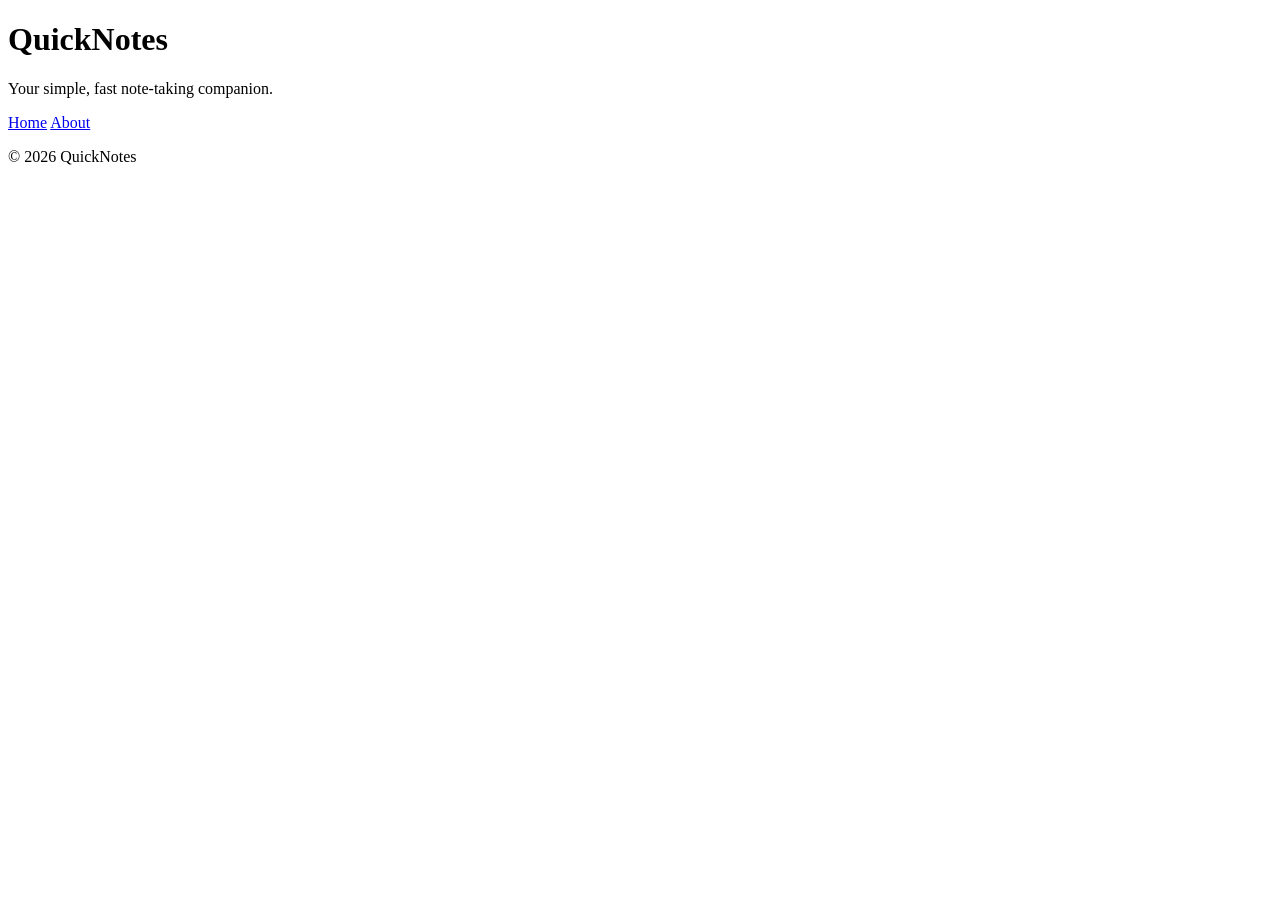
<file: day1/index.html>
<!DOCTYPE html>
<html lang="en">
<head>
  <title>QuickNotes</title>
</head>
<body>
  <header>
    <h1>QuickNotes</h1>
    <p>Your simple, fast note-taking companion.</p>
    <nav>
      <a href="index.html">Home</a>
      <a href="about.html">About</a>
    </nav>
  </header>

  <main>
    <!-- Your notes from the lab go here -->
  </main>

  <footer>
    <p>&copy; 2026 QuickNotes</p>
  </footer>
</body>
</html>
</file>
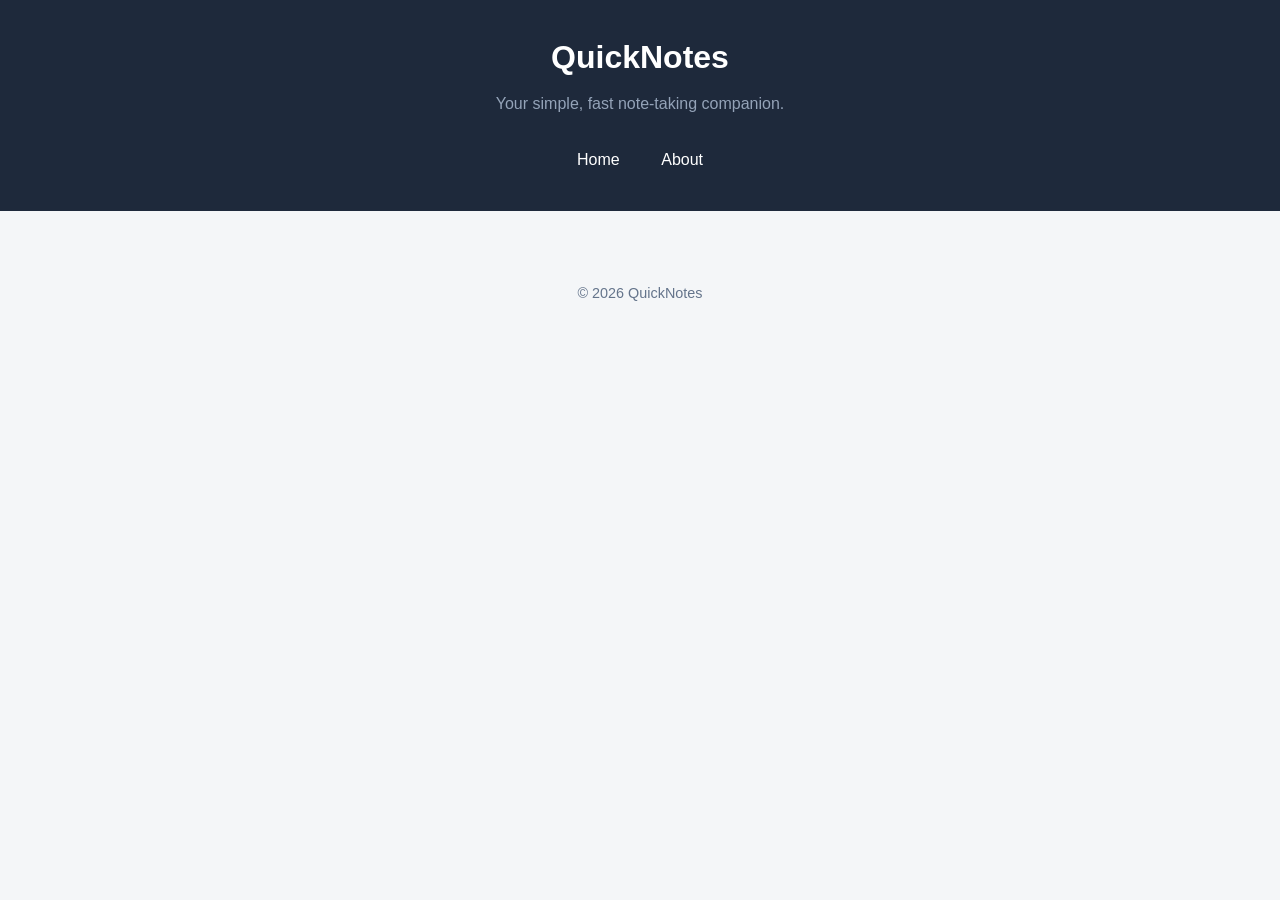
<file: day2/index.html>
<!DOCTYPE html>
<html lang="en">
<head>
  <meta charset="UTF-8">
  <meta name="viewport" content="width=device-width, initial-scale=1.0">
  <title>QuickNotes</title>
  <link rel="stylesheet" href="style.css">
</head>
<body>
  <header>
    <h1>QuickNotes</h1>
    <p>Your simple, fast note-taking companion.</p>
    <nav>
      <a href="index.html">Home</a>
      <a href="about.html">About</a>
    </nav>
  </header>

  <main>
    <!-- Your notes from the lab go here -->
  </main>

  <footer>
    <p>&copy; 2026 QuickNotes</p>
  </footer>
</body>
</html>
</file>
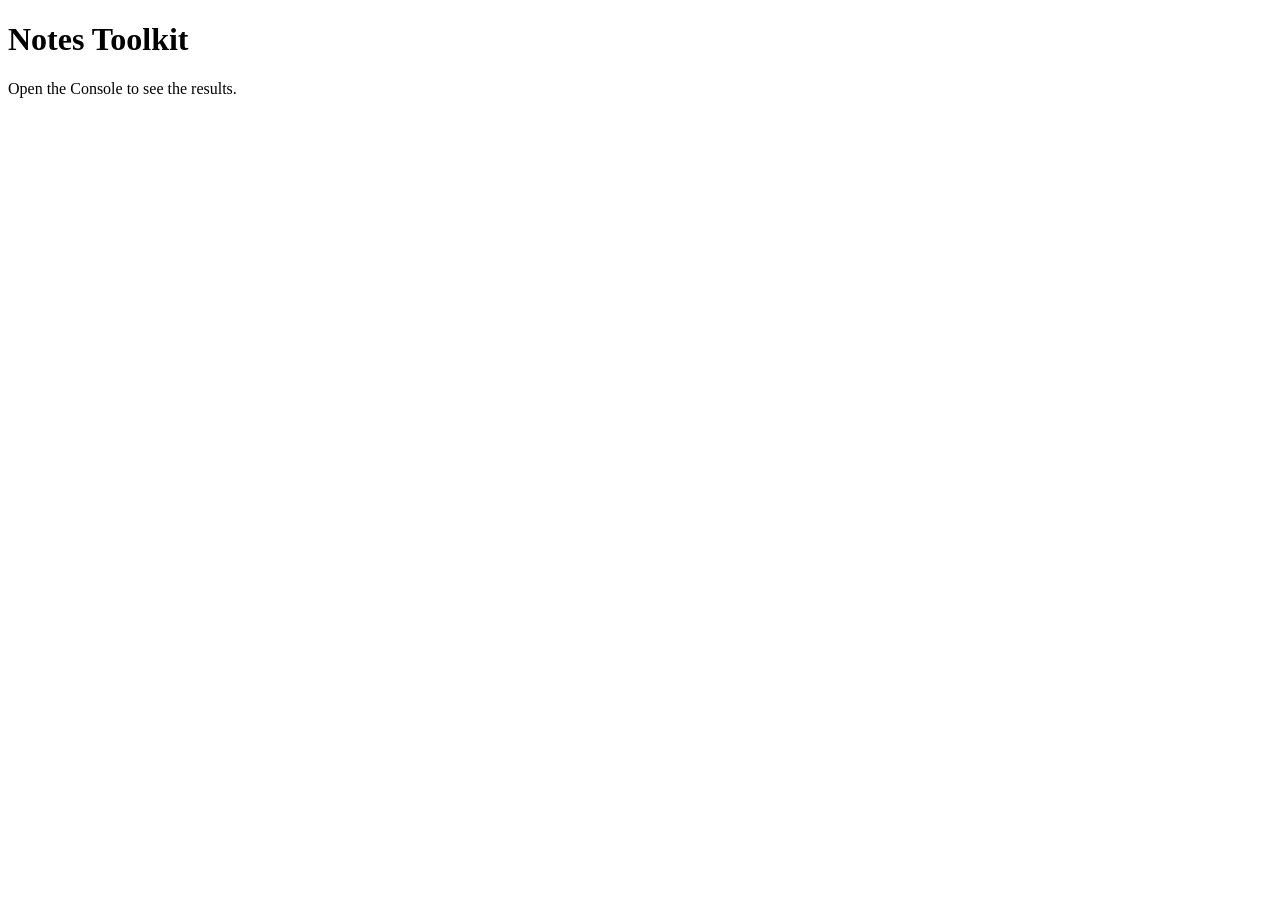
<file: day3/index.html>
<!DOCTYPE html>
<html lang="en">
<head>
  <meta charset="UTF-8">
  <meta name="viewport" content="width=device-width, initial-scale=1.0">
  <title>Notes Toolkit</title>
  <script src="script.js" defer></script>
</head>
<body>
  <h1>Notes Toolkit</h1>
  <p>Open the Console to see the results.</p>
</body>
</html>
</file>
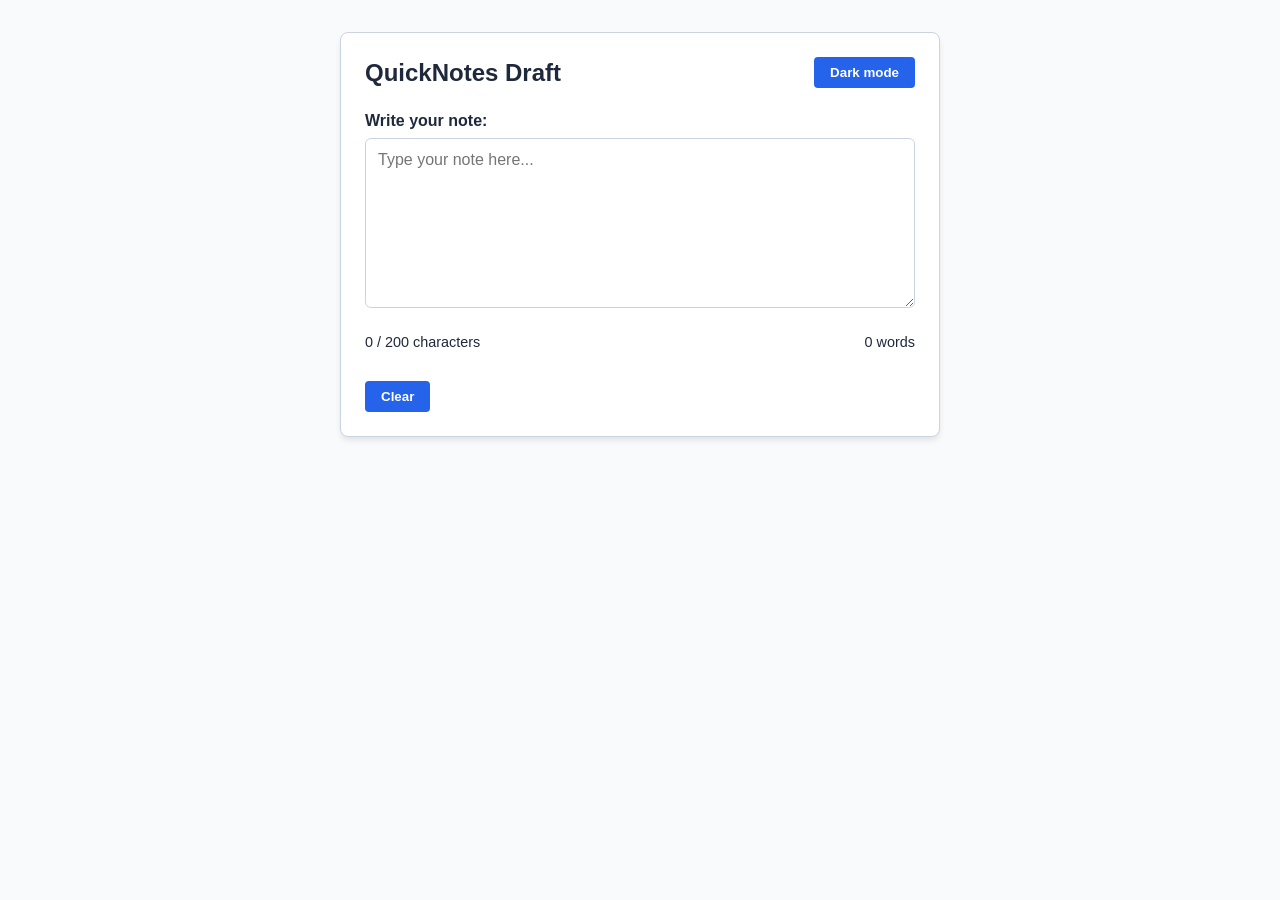
<file: day4/index.html>
<!DOCTYPE html>
<html lang="en">
<head>
  <meta charset="UTF-8">
  <meta name="viewport" content="width=device-width, initial-scale=1.0">
  <title>QuickNotes - Day 4</title>
  <link rel="stylesheet" href="style.css">
  <script src="script.js" defer></script>
</head>
<body>
  <div class="container">
    <header>
      <h1>QuickNotes Draft</h1>
      <button id="theme-toggle" type="button">Dark mode</button>
    </header>

    <main>
      <label for="note-text">Write your note:</label>
      <textarea id="note-text" rows="8" placeholder="Type your note here..."></textarea>

      <div class="counter-bar">
        <p id="char-count">0 / 200 characters</p>
        <p id="word-count">0 words</p>
      </div>

      <div class="actions">
        <button id="clear-btn" type="button">Clear</button>
      </div>
    </main>
  </div>
</body>
</html>
</file>
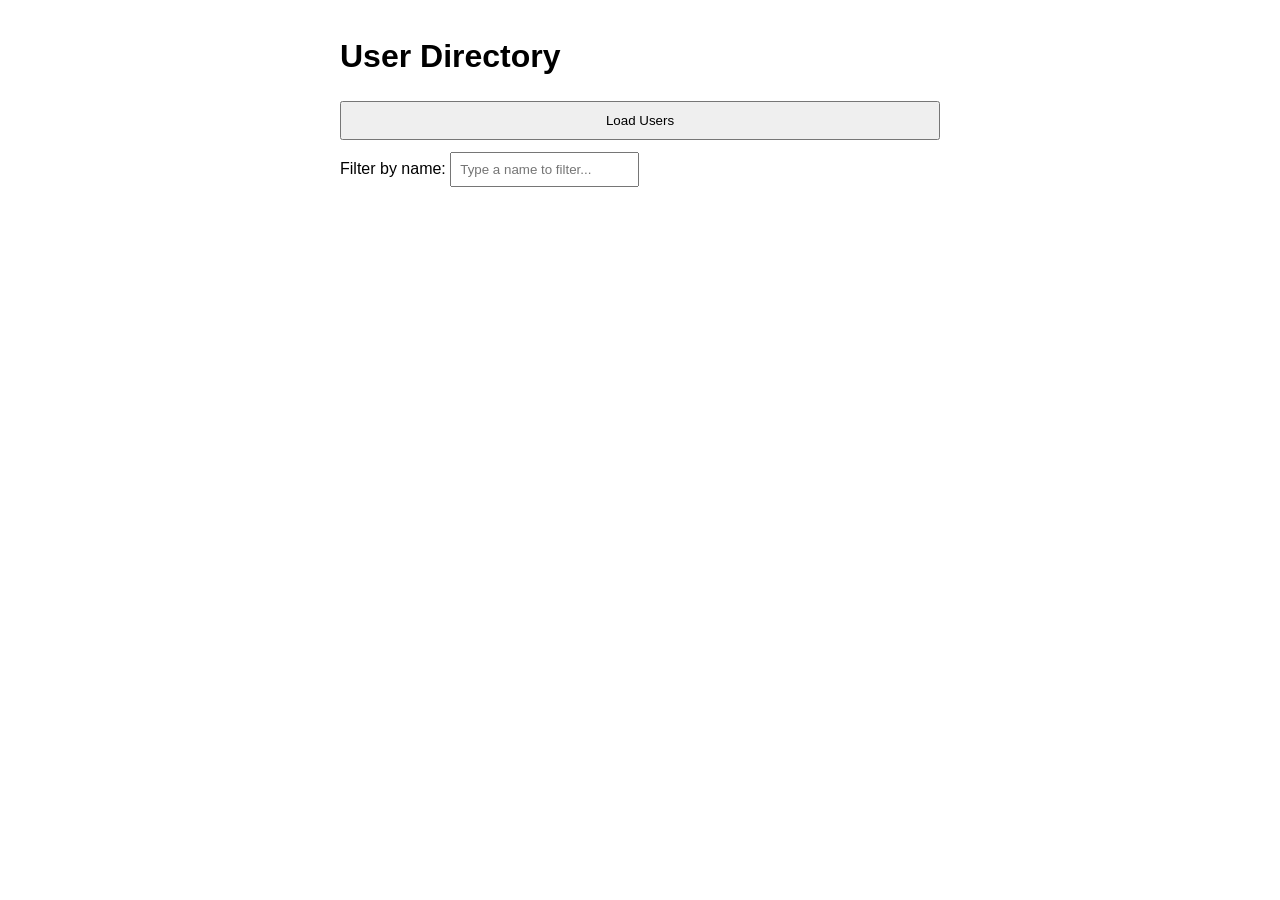
<file: day5/index.html>
<!DOCTYPE html>
<html lang="en">
<head>
  <meta charset="UTF-8">
  <meta name="viewport" content="width=device-width, initial-scale=1.0">
  <title>User Directory</title>
  <script src="users.js" defer></script>
  <style>
    body {
      font-family: Arial, sans-serif;
      max-width: 600px;
      margin: 2rem auto;
      padding: 0 1rem;
      line-height: 1.5;
    }
    .controls {
      display: flex;
      flex-direction: column;
      gap: 0.75rem;
      margin-bottom: 1rem;
    }
    button {
      padding: 0.6rem 1rem;
      cursor: pointer;
    }
    input {
      padding: 0.5rem;
    }
    #status {
      font-weight: bold;
    }
    #users-list {
      list-style: none;
      padding: 0;
    }
    .user-card {
      border: 1px solid #ccc;
      border-radius: 6px;
      padding: 1rem;
      margin-bottom: 0.75rem;
      background: #fafafa;
    }
    .user-card h3 {
      margin: 0 0 0.25rem 0;
    }
    .user-card p {
      margin: 0.25rem 0;
      color: #555;
    }
  </style>
</head>
<body>
  <h1>User Directory</h1>

  <div class="controls">
    <button id="load-users" type="button">Load Users</button>

    <div>
      <label for="filter-input">Filter by name:</label>
      <input type="text" id="filter-input" placeholder="Type a name to filter...">
    </div>
  </div>

  <p id="status"></p>
  <ul id="users-list"></ul>
</body>
</html>
</file>
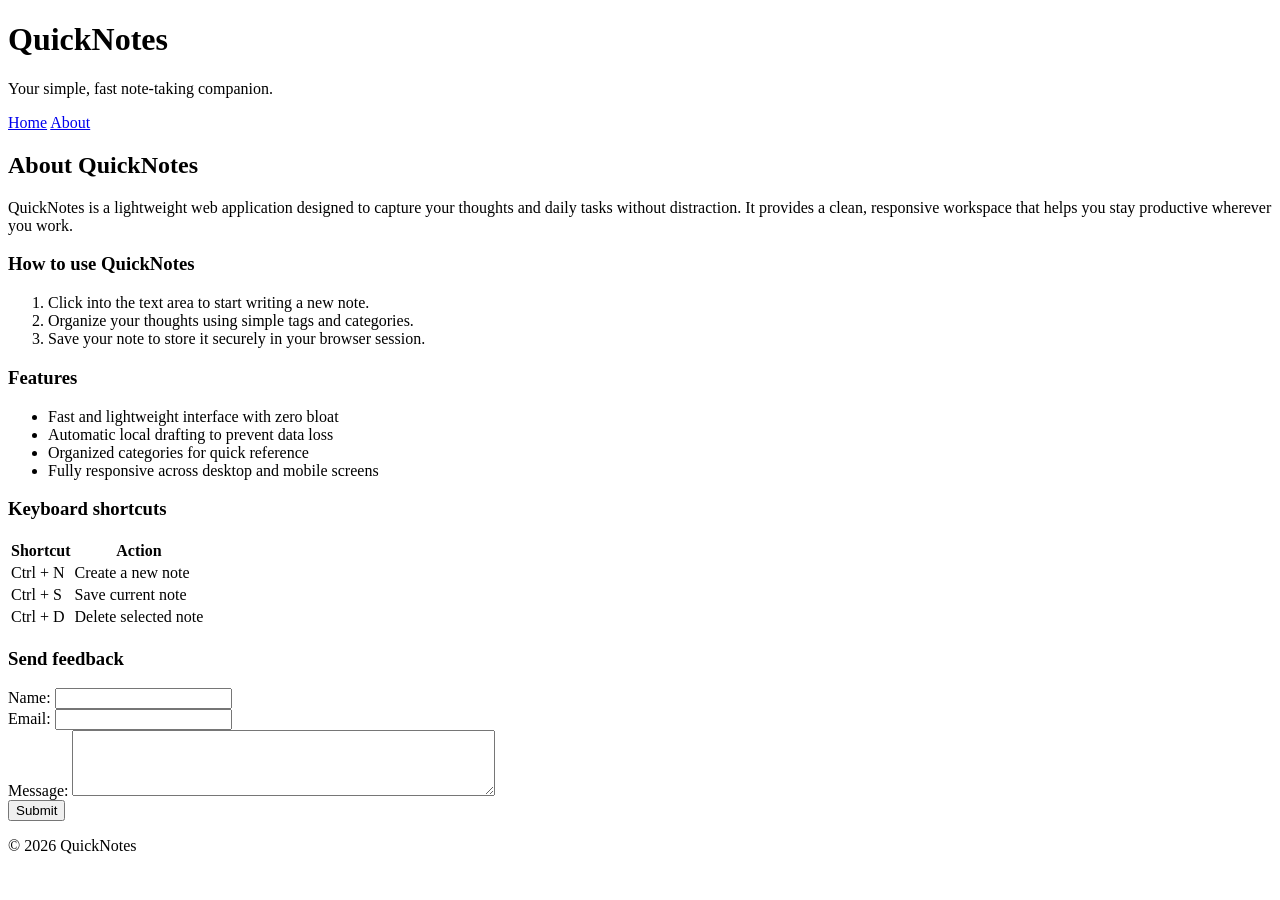
<file: day1/about.html>
<!DOCTYPE html>
<html lang="en">
<head>
  <title>QuickNotes - About</title>
</head>
<body>
  <header>
    <h1>QuickNotes</h1>
    <p>Your simple, fast note-taking companion.</p>
    <nav>
      <a href="index.html">Home</a>
      <a href="about.html">About</a>
    </nav>
  </header>

  <main>
    <h2>About QuickNotes</h2>
    <p>QuickNotes is a lightweight web application designed to capture your thoughts and daily tasks without distraction. It provides a clean, responsive workspace that helps you stay productive wherever you work.</p>

    <section>
      <h3>How to use QuickNotes</h3>
      <ol>
        <li>Click into the text area to start writing a new note.</li>
        <li>Organize your thoughts using simple tags and categories.</li>
        <li>Save your note to store it securely in your browser session.</li>
      </ol>
    </section>

    <section>
      <h3>Features</h3>
      <ul>
        <li>Fast and lightweight interface with zero bloat</li>
        <li>Automatic local drafting to prevent data loss</li>
        <li>Organized categories for quick reference</li>
        <li>Fully responsive across desktop and mobile screens</li>
      </ul>
    </section>

    <section>
      <h3>Keyboard shortcuts</h3>
      <table>
        <thead>
          <tr>
            <th>Shortcut</th>
            <th>Action</th>
          </tr>
        </thead>
        <tbody>
          <tr>
            <td>Ctrl + N</td>
            <td>Create a new note</td>
          </tr>
          <tr>
            <td>Ctrl + S</td>
            <td>Save current note</td>
          </tr>
          <tr>
            <td>Ctrl + D</td>
            <td>Delete selected note</td>
          </tr>
        </tbody>
      </table>
    </section>

    <section>
      <h3>Send feedback</h3>
      <form action="#" method="post">
        <div>
          <label for="feedback-name">Name:</label>
          <input type="text" id="feedback-name" name="name" required>
        </div>

        <div>
          <label for="feedback-email">Email:</label>
          <input type="email" id="feedback-email" name="email" required>
        </div>

        <div>
          <label for="feedback-message">Message:</label>
          <textarea id="feedback-message" name="message" rows="4" cols="50" required></textarea>
        </div>

        <button type="submit">Submit</button>
      </form>
    </section>
  </main>

  <footer>
    <p>&copy; 2026 QuickNotes</p>
  </footer>
</body>
</html>
</file>
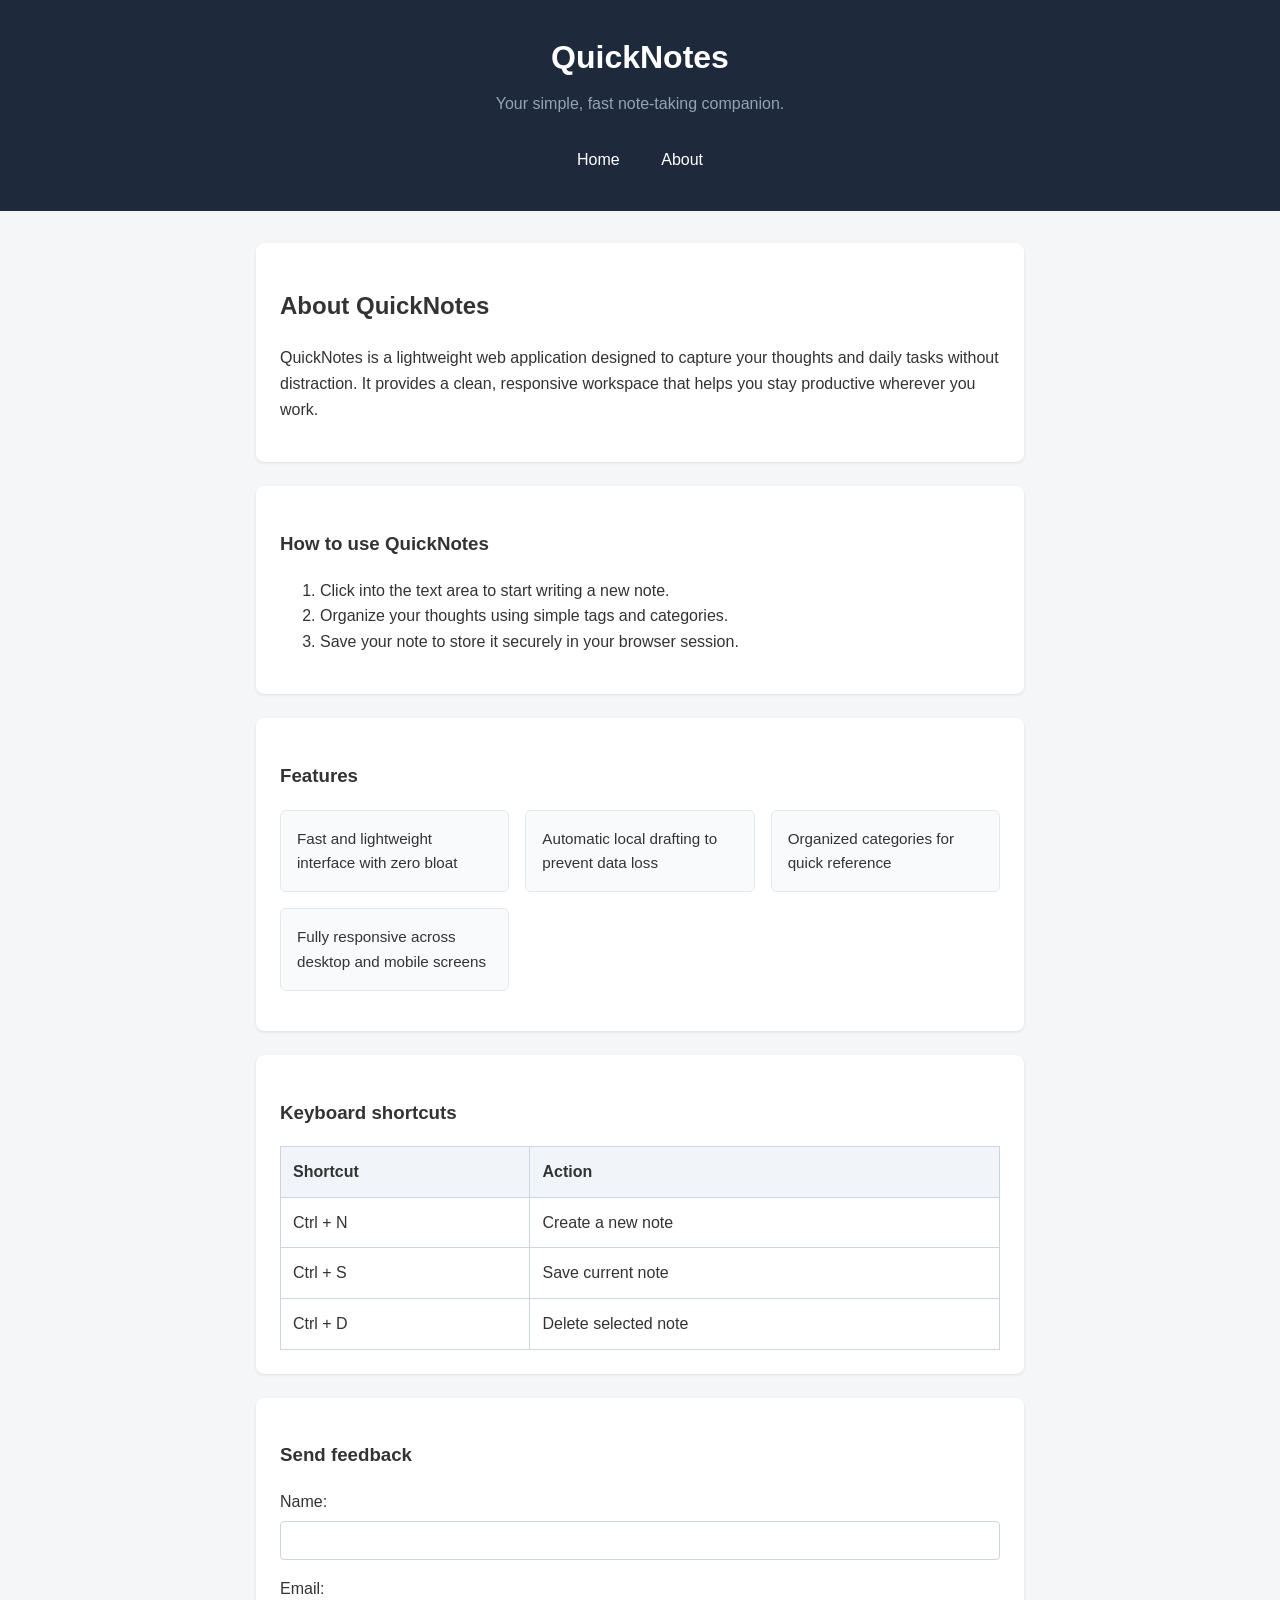
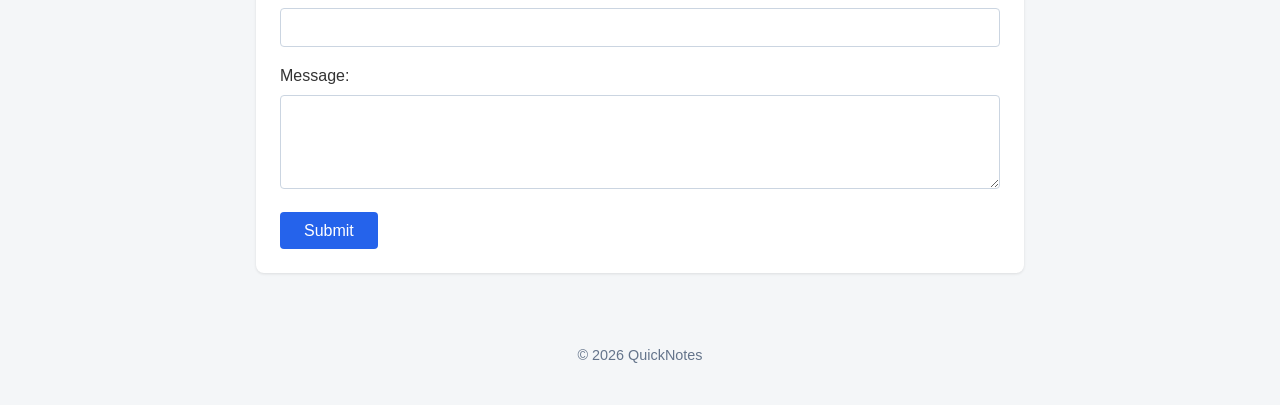
<file: day2/about.html>
<!DOCTYPE html>
<html lang="en">
<head>
  <meta charset="UTF-8">
  <meta name="viewport" content="width=device-width, initial-scale=1.0">
  <title>QuickNotes - About</title>
  <link rel="stylesheet" href="style.css">
</head>
<body>
  <header>
    <h1>QuickNotes</h1>
    <p>Your simple, fast note-taking companion.</p>
    <nav>
      <a href="index.html">Home</a>
      <a href="about.html">About</a>
    </nav>
  </header>

  <main>
    <section>
      <h2>About QuickNotes</h2>
      <p>QuickNotes is a lightweight web application designed to capture your thoughts and daily tasks without distraction. It provides a clean, responsive workspace that helps you stay productive wherever you work.</p>
    </section>

    <section>
      <h3>How to use QuickNotes</h3>
      <ol>
        <li>Click into the text area to start writing a new note.</li>
        <li>Organize your thoughts using simple tags and categories.</li>
        <li>Save your note to store it securely in your browser session.</li>
      </ol>
    </section>

    <section>
      <h3>Features</h3>
      <ul class="features">
        <li>Fast and lightweight interface with zero bloat</li>
        <li>Automatic local drafting to prevent data loss</li>
        <li>Organized categories for quick reference</li>
        <li>Fully responsive across desktop and mobile screens</li>
      </ul>
    </section>

    <section>
      <h3>Keyboard shortcuts</h3>
      <table>
        <thead>
          <tr>
            <th>Shortcut</th>
            <th>Action</th>
          </tr>
        </thead>
        <tbody>
          <tr>
            <td>Ctrl + N</td>
            <td>Create a new note</td>
          </tr>
          <tr>
            <td>Ctrl + S</td>
            <td>Save current note</td>
          </tr>
          <tr>
            <td>Ctrl + D</td>
            <td>Delete selected note</td>
          </tr>
        </tbody>
      </table>
    </section>

    <section>
      <h3>Send feedback</h3>
      <form action="#" method="post">
        <div>
          <label for="feedback-name">Name:</label>
          <input type="text" id="feedback-name" name="name" required>
        </div>

        <div>
          <label for="feedback-email">Email:</label>
          <input type="email" id="feedback-email" name="email" required>
        </div>

        <div>
          <label for="feedback-message">Message:</label>
          <textarea id="feedback-message" name="message" rows="4" cols="50" required></textarea>
        </div>

        <button type="submit">Submit</button>
      </form>
    </section>
  </main>

  <footer>
    <p>&copy; 2026 QuickNotes</p>
  </footer>
</body>
</html>
</file>
<file: day2/style.css>
/* 1. Box-sizing reset and base body styles */
*,
*::before,
*::after {
  box-sizing: border-box;
}

body {
  margin: 0;
  font-family: Arial, sans-serif;
  background-color: #f4f6f8;
  color: #333333;
  line-height: 1.6;
}

/* 2. Header styles */
header {
  background-color: #1e293b;
  color: #ffffff;
  padding: 2rem 1rem;
  text-align: center;
}

header h1 {
  margin: 0 0 0.5rem 0;
}

header p {
  margin: 0 0 1.5rem 0;
  color: #94a3b8;
}

/* 3. Navigation with Flexbox */
nav {
  display: flex;
  justify-content: center;
  gap: 16px;
}

nav a {
  color: #ffffff;
  text-decoration: none;
  font-weight: 500;
  padding: 0.4rem 0.8rem;
  border-radius: 4px;
  transition: background-color 0.2s ease, color 0.2s ease;
}

nav a:hover {
  background-color: #334155;
  color: #38bdf8;
}

/* 4. Centred <main> with max-width and white card sections */
main {
  max-width: 800px;
  margin: 2rem auto;
  padding: 0 1rem;
}

section {
  background-color: #ffffff;
  padding: 1.5rem;
  margin-bottom: 1.5rem;
  border-radius: 8px;
  box-shadow: 0 1px 3px rgba(0, 0, 0, 0.1);
}

/* 5. Features list CSS Grid responsive cards */
ul.features {
  list-style: none;
  padding: 0;
  display: grid;
  grid-template-columns: repeat(auto-fit, minmax(180px, 1fr));
  gap: 1rem;
}

ul.features li {
  background-color: #f8fafc;
  border: 1px solid #e2e8f0;
  border-radius: 6px;
  padding: 1rem;
  font-size: 0.95rem;
}

/* 6. Shortcuts table styles */
table {
  width: 100%;
  border-collapse: collapse;
  margin-top: 1rem;
}

table th,
table td {
  border: 1px solid #cbd5e1;
  padding: 0.75rem;
  text-align: left;
}

table th {
  background-color: #f1f5f9;
  font-weight: bold;
}

/* 7. Feedback form fields stacked vertically */
form div {
  margin-bottom: 1rem;
}

form label {
  display: block;
  margin-bottom: 0.4rem;
  font-weight: 500;
}

form input[type="text"],
form input[type="email"],
form textarea {
  width: 100%;
  padding: 0.6rem;
  border: 1px solid #cbd5e1;
  border-radius: 4px;
  font-size: 1rem;
  font-family: inherit;
}

form button {
  background-color: #2563eb;
  color: #ffffff;
  padding: 0.6rem 1.5rem;
  border: none;
  border-radius: 4px;
  font-size: 1rem;
  cursor: pointer;
  transition: background-color 0.2s ease;
}

form button:hover {
  background-color: #1d4ed8;
}

/* 8. Footer */
footer {
  text-align: center;
  padding: 1.5rem;
  color: #64748b;
  font-size: 0.9rem;
}

/* 9. Media query for small screens */
@media (max-width: 600px) {
  header {
    padding: 1.25rem 0.75rem;
  }

  header h1 {
    font-size: 1.5rem;
  }

  header p {
    font-size: 0.9rem;
  }

  nav {
    gap: 10px;
  }
}
</file>
<file: day4/style.css>
:root {
  --bg-color: #f8fafc;
  --card-bg: #ffffff;
  --text-color: #1e293b;
  --border-color: #cbd5e1;
  --btn-bg: #2563eb;
  --btn-text: #ffffff;
}

body.dark {
  --bg-color: #0f172a;
  --card-bg: #1e293b;
  --text-color: #f8fafc;
  --border-color: #334155;
  --btn-bg: #38bdf8;
  --btn-text: #0f172a;
}

*,
*::before,
*::after {
  box-sizing: border-box;
}

body {
  margin: 0;
  font-family: Arial, sans-serif;
  background-color: var(--bg-color);
  color: var(--text-color);
  display: flex;
  justify-content: center;
  padding: 2rem 1rem;
  transition: background-color 0.2s ease, color 0.2s ease;
}

.container {
  width: 100%;
  max-width: 600px;
  background-color: var(--card-bg);
  border: 1px solid var(--border-color);
  border-radius: 8px;
  padding: 1.5rem;
  box-shadow: 0 4px 6px -1px rgba(0, 0, 0, 0.1);
}

header {
  display: flex;
  justify-content: space-between;
  align-items: center;
  margin-bottom: 1.5rem;
}

header h1 {
  margin: 0;
  font-size: 1.5rem;
}

label {
  display: block;
  font-weight: bold;
  margin-bottom: 0.5rem;
}

textarea {
  width: 100%;
  padding: 0.75rem;
  font-size: 1rem;
  font-family: inherit;
  color: var(--text-color);
  background-color: var(--card-bg);
  border: 1px solid var(--border-color);
  border-radius: 6px;
  resize: vertical;
}

.counter-bar {
  display: flex;
  justify-content: space-between;
  margin-top: 0.5rem;
  font-size: 0.9rem;
}

.warning {
  color: orange;
}

.over {
  color: red;
  font-weight: bold;
}

.actions {
  margin-top: 1rem;
}

button {
  background-color: var(--btn-bg);
  color: var(--btn-text);
  border: none;
  border-radius: 4px;
  padding: 0.5rem 1rem;
  cursor: pointer;
  font-weight: bold;
  transition: opacity 0.2s ease;
}

button:hover {
  opacity: 0.9;
}
</file>
